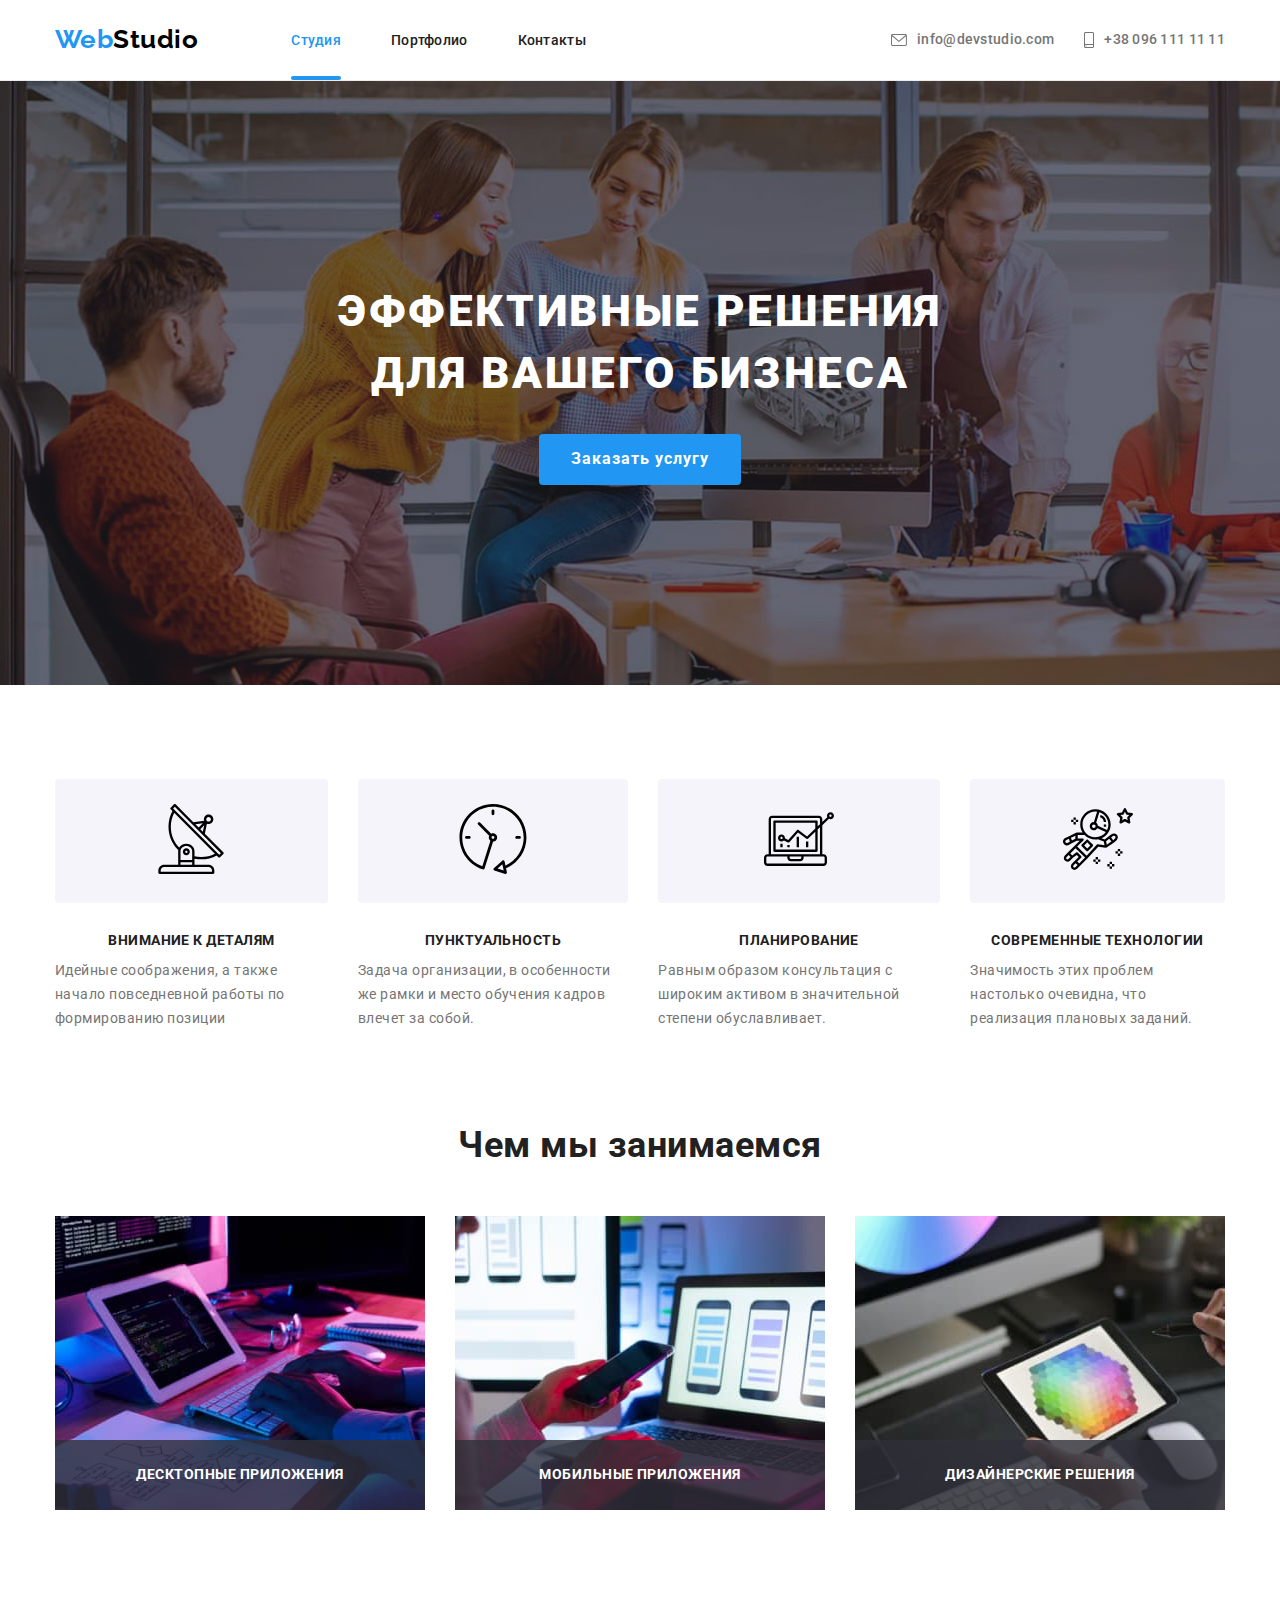
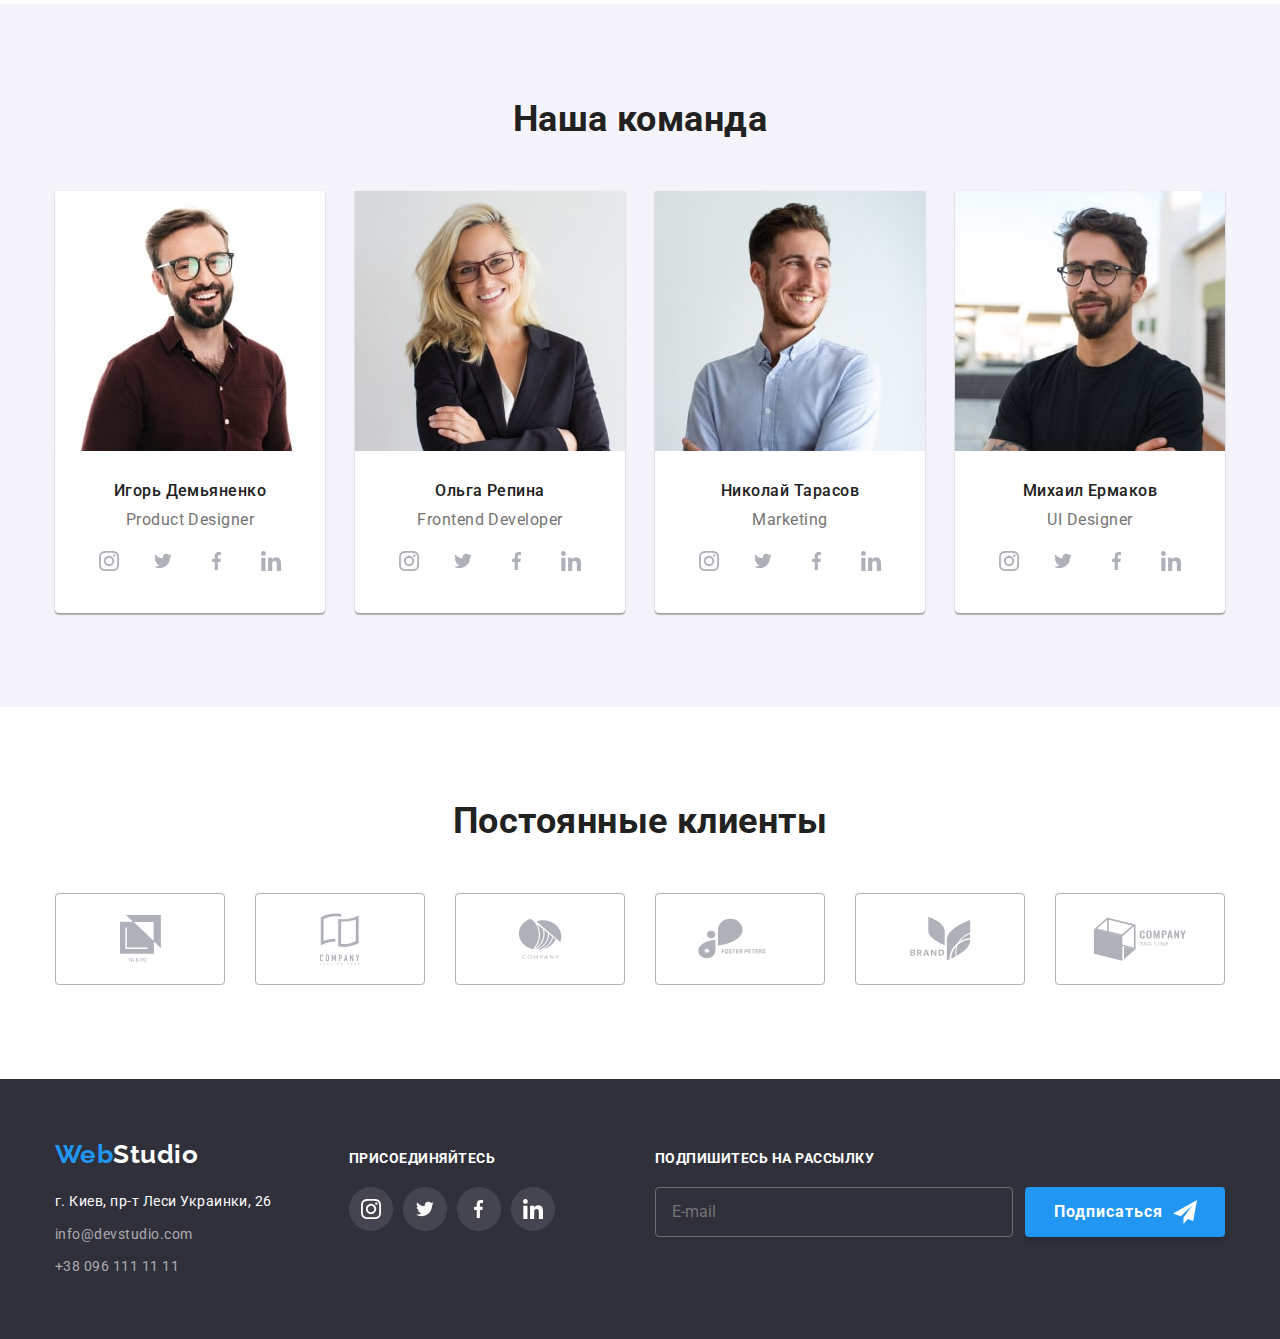
<file: index.html>
<!DOCTYPE html>
<html lang="ru">
  <head>
    <meta charset="UTF-8" />
    <meta http-equiv="X-UA-Compatible" content="IE=edge" />
    <meta name="viewport" content="width=device-width, initial-scale=1.0" />
    <title>WebStudio</title>
    <link rel="preconnect" href="https://fonts.googleapis.com" />
    <link rel="preconnect" href="https://fonts.gstatic.com" crossorigin />
    <link
      href="https://fonts.googleapis.com/css2?family=Montserrat:wght@400;700&family=Raleway:wght@700&family=Roboto:wght@400;500;700;900&display=swap"
      rel="stylesheet"
    />
    <link
      rel="stylesheet"
      href="https://cdnjs.cloudflare.com/ajax/libs/modern-normalize/1.1.0/modern-normalize.min.css"
    />
    <link rel="stylesheet" href="./css/main.min.css" />
  </head>
  <body>
    <header class="header">
      <div class="container nav">
        <a class="header__logotype link" href="./"
          ><span class="header__logo">Web</span>Studio</a
        >
        <button
          type="button"
          class="nav__btn is-open"
          aria-expanded="false"
          data-menu-button
        >
          <svg
            class="nav__icon"
            width="40"
            height="40"
            aria-label="Переключатель мобильного меню"
          >
            <use class="icon-cross" href="./images/icons.svg#cross"></use>
            <use class="icon-menu" href="./images/icons.svg#menu"></use>
          </svg>
        </button>
        <div class="header-nav__menu" data-menu>
          <nav class="header-nav">
            <ul class="header-nav__list list">
              <li class="header-nav__item">
                <a class="header-nav__link underline link" href="">Студия</a>
              </li>
              <li class="header-nav__item">
                <a class="header-nav__link link" href="./portfolio.html"
                  >Портфолио</a
                >
              </li>
              <li class="header-nav__item">
                <a class="header-nav__link link" href="">Контакты</a>
              </li>
            </ul>
          </nav>
          <ul class="header__list list">
            <li class="header__item">
              <a
                class="header__contact contact__mail link"
                href="mailto:info@devstudio.com"
              >
                <svg class="header__icon" width="16px" height="12px">
                  <use href="./images/icons.svg#envelope"></use>
                </svg>
                info@devstudio.com</a
              >
            </li>
            <li class="header__item">
              <a
                class="header__contact contact__tel link"
                href="tel:+380961111111"
              >
                <svg class="header__icon" width="10px" height="16px">
                  <use href="./images/icons.svg#smartphone"></use>
                </svg>
                +38 096 111 11 11
              </a>
            </li>
          </ul>
          <ul class="menu-social">
            <li class="menu-social__item">
              <a href="" class="menu-social__link">Instagram</a>
            </li>
            <li class="menu-social__item">
              <a href="" class="menu-social__link"> Twitter</a>
            </li>
            <li class="menu-social__item">
              <a href="" class="menu-social__link">Facebook</a>
            </li>
            <li class="menu-social__item">
              <a href="" class="menu-social__link">LinkedIn</a>
            </li>
          </ul>
        </div>
      </div>
    </header>
    <main>
      <!--************HERO*************-->
      <section class="hero">
        <div class="container hero__container">
          <h1 class="hero__title">
            Эффективные решения <br />для вашего бизнеса
          </h1>
          <button class="hero__btn" type="button" data-modal-open>
            Заказать услугу
          </button>
        </div>
      </section>

      <!--************FEATURES*************-->

      <section class="features">
        <div class="container">
          <ul class="features__list list">
            <li class="features__item">
              <div class="features__thumb">
                <svg class="features__icon" width="70px" height="70px">
                  <use href="./images/icons.svg#antenna"></use>
                </svg>
              </div>
              <h3 class="features__title">Внимание к деталям</h3>
              <p class="features__text">
                Идейные соображения, а также начало повседневной работы по
                формированию позиции
              </p>
            </li>
            <li class="features__item">
              <div class="features__thumb">
                <svg class="features__icon" width="70px" height="70px">
                  <use href="./images/icons.svg#clock"></use>
                </svg>
              </div>
              <h3 class="features__title">Пунктуальность</h3>
              <p class="features__text">
                Задача организации, в особенности же рамки и место обучения
                кадров влечет за собой.
              </p>
            </li>
            <li class="features__item">
              <div class="features__thumb">
                <svg class="features__icon" width="70px" height="70px">
                  <use href="./images/icons.svg#diagram"></use>
                </svg>
              </div>
              <h3 class="features__title">Планирование</h3>
              <p class="features__text">
                Равным образом консультация с широким активом в значительной
                степени обуславливает.
              </p>
            </li>
            <li class="features__item">
              <div class="features__thumb">
                <svg class="features__icon" width="70px" height="70px">
                  <use href="./images/icons.svg#astronaut"></use>
                </svg>
              </div>
              <h3 class="features__title">Современные технологии</h3>
              <p class="features__text">
                Значимость этих проблем настолько очевидна, что реализация
                плановых заданий.
              </p>
            </li>
          </ul>
        </div>
      </section>

      <!--************WORK*************-->

      <section class="work">
        <div class="container">
          <h2 class="work__title">Чем мы занимаемся</h2>
          <ul class="work__list list">
            <li class="work__item">
              <img
                class="work__img"
                src="images/work-img1.jpg"
                alt="ПК"
                width="370"
              />
              <p class="work__text">Десктопные приложения</p>
            </li>
            <li class="work__item">
              <img
                class="work__img"
                src="images/work-img2.jpg"
                alt="Телефон"
                width="370"
              />
              <p class="work__text">Мобильные приложения</p>
            </li>
            <li class="work__item">
              <img
                class="work__img"
                src="images/work-img3.jpg"
                alt="Планшет"
                width="370"
              />
              <p class="work__text">Дизайнерские решения</p>
            </li>
          </ul>
        </div>
      </section>

      <!--************COMAND*************-->

      <section class="comand">
        <div class="container">
          <h2 class="comand__title">Наша команда</h2>
          <ul class="comand__list list">
            <li class="comand__item">
              <picture>
                <source
                  media="(min-width: 1200px)"
                  srcset="
                    ./images/comand-img1-desctop.jpg  1x,
                    images/comand-img1-desctop@2x.jpg 2x
                  "
                />
                <source
                  media="(min-width: 768px)"
                  srcset="
                    images/comand-img1-tablet.jpg    1x,
                    images/comand-img1-tablet@2x.jpg 2x
                  "
                />
                <source
                  srcset="
                    images/comand-img1-mobile.jpg    1x,
                    images/comand-img1-mobile@2x.jpg 2x
                  "
                />
                <img
                  class="comand__img"
                  src="images/comand-img1-mobile.jpg"
                  alt=" Фото Михаил Ермаков"
                />
              </picture>
              <div class="comand-title__man-text">
                <h3 class="comand-title__man">Игорь Демьяненко</h3>
                <p class="comand__text">Product Designer</p>
                <div class="comand-social">
                  <ul class="comand-social__list list">
                    <li class="comand-social__item">
                      <a href="" class="comand-social__link">
                        <svg
                          class="comand-social__icon"
                          width="20px"
                          height="20px"
                        >
                          <use href="./images/icons.svg#instagram"></use>
                        </svg>
                      </a>
                    </li>
                    <li class="comand-social__item">
                      <a href="" class="comand-social__link">
                        <svg
                          class="comand-social__icon"
                          width="20px"
                          height="16px"
                        >
                          <use href="./images/icons.svg#twitter"></use>
                        </svg>
                      </a>
                    </li>
                    <li class="comand-social__item">
                      <a href="" class="comand-social__link">
                        <svg
                          class="comand-social__icon"
                          width="10px"
                          height="20px"
                        >
                          <use href="./images/icons.svg#facebook"></use>
                        </svg>
                      </a>
                    </li>
                    <li class="comand-social__item">
                      <a href="" class="comand-social__link">
                        <svg
                          class="comand-social-icon"
                          width="20px"
                          height="20px"
                        >
                          <use href="./images/icons.svg#linkedin"></use>
                        </svg>
                      </a>
                    </li>
                  </ul>
                </div>
              </div>
            </li>
            <li class="comand__item">
              <picture>
                <source
                  media="(min-width: 1200px)"
                  srcset="
                    ./images/comand-img2-desctop.jpg  1x,
                    images/comand-img2-desctop@2x.jpg 2x
                  "
                />
                <source
                  media="(min-width: 768px)"
                  srcset="
                    images/comand-img2-tablet.jpg    1x,
                    images/comand-img2-tablet@2x.jpg 2x
                  "
                />
                <source
                  srcset="
                    images/comand-img2-mobile.jpg    1x,
                    images/comand-img2-mobile@2x.jpg 2x
                  "
                />
                <img
                  class="comand__img"
                  src="images/comand-img2-mobile.jpg"
                  alt=" Фото Михаил Ермаков"
                />
              </picture>
              <div class="comand-title__man-text">
                <h3 class="comand-title__man">Ольга Репина</h3>
                <p class="comand__text">Frontend Developer</p>
                <div class="comand-social">
                  <ul class="comand-social__list list">
                    <li class="comand-social__item">
                      <a href="" class="comand-social__link">
                        <svg
                          class="comand-social__icon"
                          width="20px"
                          height="20px"
                        >
                          <use href="./images/icons.svg#instagram"></use>
                        </svg>
                      </a>
                    </li>
                    <li class="comand-social__item">
                      <a href="" class="comand-social__link">
                        <svg
                          class="comand-social__icon"
                          width="20px"
                          height="16px"
                        >
                          <use href="./images/icons.svg#twitter"></use>
                        </svg>
                      </a>
                    </li>
                    <li class="comand-social__item">
                      <a href="" class="comand-social__link">
                        <svg
                          class="comand-social__icon"
                          width="10px"
                          height="20px"
                        >
                          <use href="./images/icons.svg#facebook"></use>
                        </svg>
                      </a>
                    </li>
                    <li class="comand-social__item">
                      <a href="" class="comand-social__link">
                        <svg
                          class="comand-social__icon"
                          width="20px"
                          height="20px"
                        >
                          <use href="./images/icons.svg#linkedin"></use>
                        </svg>
                      </a>
                    </li>
                  </ul>
                </div>
              </div>
            </li>
            <li class="comand__item">
              <picture>
                <source
                  media="(min-width: 1200px)"
                  srcset="
                    ./images/comand-img3-desctop.jpg  1x,
                    images/comand-img3-desctop@2x.jpg 2x
                  "
                />
                <source
                  media="(min-width: 768px)"
                  srcset="
                    images/comand-img3-tablet.jpg    1x,
                    images/comand-img3-tablet@2x.jpg 2x
                  "
                />
                <source
                  srcset="
                    images/comand-img3-mobile.jpg    1x,
                    images/comand-img3-mobile@2x.jpg 2x
                  "
                />
                <img
                  class="comand__img"
                  src="images/comand-img3-mobile.jpg"
                  alt=" Фото Михаил Ермаков"
                />
              </picture>
              <div class="comand-title__man-text">
                <h3 class="comand-title__man">Николай Тарасов</h3>
                <p class="comand__text">Marketing</p>
                <div class="comand-social">
                  <ul class="comand-social__list list">
                    <li class="comand-social__item">
                      <a href="" class="comand-social__link">
                        <svg
                          class="comand-social__icon"
                          width="20px"
                          height="20px"
                        >
                          <use href="./images/icons.svg#instagram"></use>
                        </svg>
                      </a>
                    </li>
                    <li class="comand-social__item">
                      <a href="" class="comand-social__link">
                        <svg
                          class="comand-social__icon"
                          width="20px"
                          height="16px"
                        >
                          <use href="./images/icons.svg#twitter"></use>
                        </svg>
                      </a>
                    </li>
                    <li class="comand-social__item">
                      <a href="" class="comand-social__link">
                        <svg
                          class="comand-social__icon"
                          width="10px"
                          height="20px"
                        >
                          <use href="./images/icons.svg#facebook"></use>
                        </svg>
                      </a>
                    </li>
                    <li class="comand-social__item">
                      <a href="" class="comand-social__link">
                        <svg
                          class="comand-social__icon"
                          width="20px"
                          height="20px"
                        >
                          <use href="./images/icons.svg#linkedin"></use>
                        </svg>
                      </a>
                    </li>
                  </ul>
                </div>
              </div>
            </li>
            <li class="comand__item">
              <picture>
                <source
                  media="(min-width: 1200px)"
                  srcset="
                    ./images/comand-img4-desctop.jpg  1x,
                    images/comand-img4-desctop@2x.jpg 2x
                  "
                />
                <source
                  media="(min-width: 768px)"
                  srcset="
                    images/comand-img4-tablet.jpg    1x,
                    images/comand-img4-tablet@2x.jpg 2x
                  "
                />
                <source
                  srcset="
                    images/comand-img4-mobile.jpg    1x,
                    images/comand-img4-mobile@2x.jpg 2x
                  "
                />
                <img
                  class="comand__img"
                  src="images/comand-img4-mobile.jpg"
                  alt=" Фото Михаил Ермаков"
                />
              </picture>
              <div class="comand-title__man-text">
                <h3 class="comand-title__man">Михаил Ермаков</h3>
                <p class="comand__text">UI Designer</p>
                <div class="comand-social">
                  <ul class="comand-social__list list">
                    <li class="comand-social__item">
                      <a href="" class="comand-social__link">
                        <svg
                          class="comand-social__icon"
                          width="20px"
                          height="20px"
                        >
                          <use href="./images/icons.svg#instagram"></use>
                        </svg>
                      </a>
                    </li>
                    <li class="comand-social__item">
                      <a href="" class="comand-social__link">
                        <svg
                          class="comand-social__icon"
                          width="20px"
                          height="16px"
                        >
                          <use href="./images/icons.svg#twitter"></use>
                        </svg>
                      </a>
                    </li>
                    <li class="comand-social__item">
                      <a href="" class="comand-social__link">
                        <svg
                          class="comand-social__icon"
                          width="10px"
                          height="20px"
                        >
                          <use href="./images/icons.svg#facebook"></use>
                        </svg>
                      </a>
                    </li>
                    <li class="comand-social__item">
                      <a href="" class="comand-social__link">
                        <svg
                          class="comand-social__icon"
                          width="20px"
                          height="20px"
                        >
                          <use href="./images/icons.svg#linkedin"></use>
                        </svg>
                      </a>
                    </li>
                  </ul>
                </div>
              </div>
            </li>
          </ul>
        </div>
      </section>
      <!--************CLIENTS*************-->

      <section class="clients">
        <h2 class="clients__title">Постоянные клиенты</h2>
        <div class="container">
          <ul class="clients__list list">
            <li class="clients__item">
              <a href="" class="clients__link">
                <svg class="clients__icon" width="41px" height="47px">
                  <use href="./images/icons.svg#group1"></use>
                </svg>
              </a>
            </li>
            <li class="clients__item">
              <a href="" class="clients__link">
                <svg class="clients__icon" width="40px" height="52px">
                  <use href="./images/icons.svg#group2"></use>
                </svg>
              </a>
            </li>
            <li class="clients__item">
              <a href="" class="clients__link">
                <svg class="clients__icon" width="44px" height="41px">
                  <use href="./images/icons.svg#group3"></use>
                </svg>
              </a>
            </li>
            <li class="clients__item">
              <a href="" class="clients__link">
                <svg class="clients__icon" width="84px" height="41px">
                  <use href="./images/icons.svg#group4"></use>
                </svg>
              </a>
            </li>
            <li class="clients__item">
              <a href="" class="clients__link">
                <svg class="clients__icon" width="63px" height="45px">
                  <use href="./images/icons.svg#group5"></use>
                </svg>
              </a>
            </li>
            <li class="clients__item">
              <a href="" class="clients__link">
                <svg class="clients__icon" width="94px" height="44px">
                  <use href="./images/icons.svg#group6"></use>
                </svg>
              </a>
            </li>
          </ul>
        </div>
      </section>
    </main>
    <!--************FOOTER*************-->

    <footer class="footer">
      <div class="container">
        <div class="footer__general">
          <div class="footer__box">
            <a class="footer__logotype link" href="/"
              ><span class="footer__logo">Web</span>Studio</a
            >
            <address class="footer__adress">
              г. Киев, пр-т Леси Украинки, 26
            </address>
            <ul class="footer__list list">
              <li class="footer__item">
                <a class="footer__contact link" href="mailto:info@devstudio.com"
                  >info@devstudio.com</a
                >
              </li>
              <li class="footer__item">
                <a class="footer__contact link" href="tel:+380961111111"
                  >+38 096 111 11 11</a
                >
              </li>
            </ul>
          </div>
          <div class="footer__social-box">
            <h3 class="social-box__title">присоединяйтесь</h3>
            <ul class="social-box__list list">
              <li class="social-box__item">
                <a href="" class="social-box__link">
                  <svg class="social-box__icon" width="20px" height="20px">
                    <use href="./images/icons.svg#instagram"></use>
                  </svg>
                </a>
              </li>
              <li class="social-box__item">
                <a href="" class="social-box__link">
                  <svg class="social-box__icon" width="20px" height="16px">
                    <use href="./images/icons.svg#twitter"></use>
                  </svg>
                </a>
              </li>
              <li class="social-box__item">
                <a href="" class="social-box__link">
                  <svg class="social-box__icon" width="10px" height="20px">
                    <use href="./images/icons.svg#facebook"></use>
                  </svg>
                </a>
              </li>
              <li class="social-box__item">
                <a href="" class="social-box__link">
                  <svg class="social-box__icon" width="20px" height="20px">
                    <use href="./images/icons.svg#linkedin"></use>
                  </svg>
                </a>
              </li>
            </ul>
          </div>
          <div class="send">
            <h3 class="send__title">Подпишитесь на рассылку</h3>
            <div class="sends">
              <form class="send__form">
                <label class="send__label">
                  <input
                    class="send__mail"
                    type="email"
                    name="mail"
                    placeholder="E-mail"
                  />
                </label>
              </form>

              <button type="button" class="send__btn">
                Подписаться
                <svg class="send__icon" width="24px" height="24px">
                  <use href="./images/icons.svg#icon-send"></use>
                </svg>
              </button>
            </div>
          </div>
        </div>
      </div>
    </footer>

    <!--************MODAL*************-->

    <div class="backdrop is-hidden" data-modal>
      <div class="modal">
        <button type="button" class="modal-btn" data-modal-close>
          <svg class="modal-btn__icon" width="11px" height="11px">
            <use href="./images/icons.svg#close"></use>
          </svg>
        </button>

        <form class="modal__form">
          <h2 class="modal__title">Оставьте свои данные, мы вам перезвоним</h2>
          <div class="form__name">
            <label for="user-name" class="form__field">Имя</label>
            <div class="input__wrap">
              <input
                type="text"
                name="user-name"
                id="user-name"
                class="form__input"
              />
              <svg class="input__icon" width="18" height="18">
                <use href="./images/icons.svg#person-black"></use>
              </svg>
            </div>
          </div>
          <div class="form__tel">
            <label for="user-tel" class="form__field">Телефон</label>
            <div class="input__wrap">
              <input
                type="tel"
                name="user-tel"
                id="user-tel"
                class="form__input"
              />
              <svg class="input__icon" width="18" height="18">
                <use href="./images/icons.svg#phone-black"></use>
              </svg>
            </div>
          </div>
          <div class="form__mail">
            <label for="user-mail" class="form__field">Почта</label>
            <div class="input__wrap">
              <input
                type="email"
                name="user-mail"
                id="user-mail"
                class="form__input"
              />
              <svg class="input__icon" width="18" height="18">
                <use href="./images/icons.svg#email-black"></use>
              </svg>
            </div>
          </div>
          <div class="form__coment">
            <label for="feedback" class="form__field">Комментарий</label>
            <textarea
              name="feedback"
              class="form__textarea"
              placeholder="Введите текст"
              id="feedback"
            ></textarea>
          </div>
          <div class="form__check">
            <input
              type="checkbox"
              class="modal__check visually-hidden"
              id="modal-check"
              name="privacy-check"
            />
            <label for="modal-check" class="modal__check-text">
              <span>
                <svg class="check__icon" width="16" height="15">
                  <use href="./images/icons.svg#icon-check"></use>
                </svg>
              </span>
              Соглашаюсь с рассылкой и принимаю &ThinSpace;
            </label>
            <a class="modal__link" href=""> Условия договора</a>
          </div>
          <button type="submit" class="form__btn">Отправить</button>
        </form>
      </div>
    </div>
    <script src="./js/modal.js"></script>
    <script src="./js/mobile-menu.js"></script>
  </body>
</html>
</file>
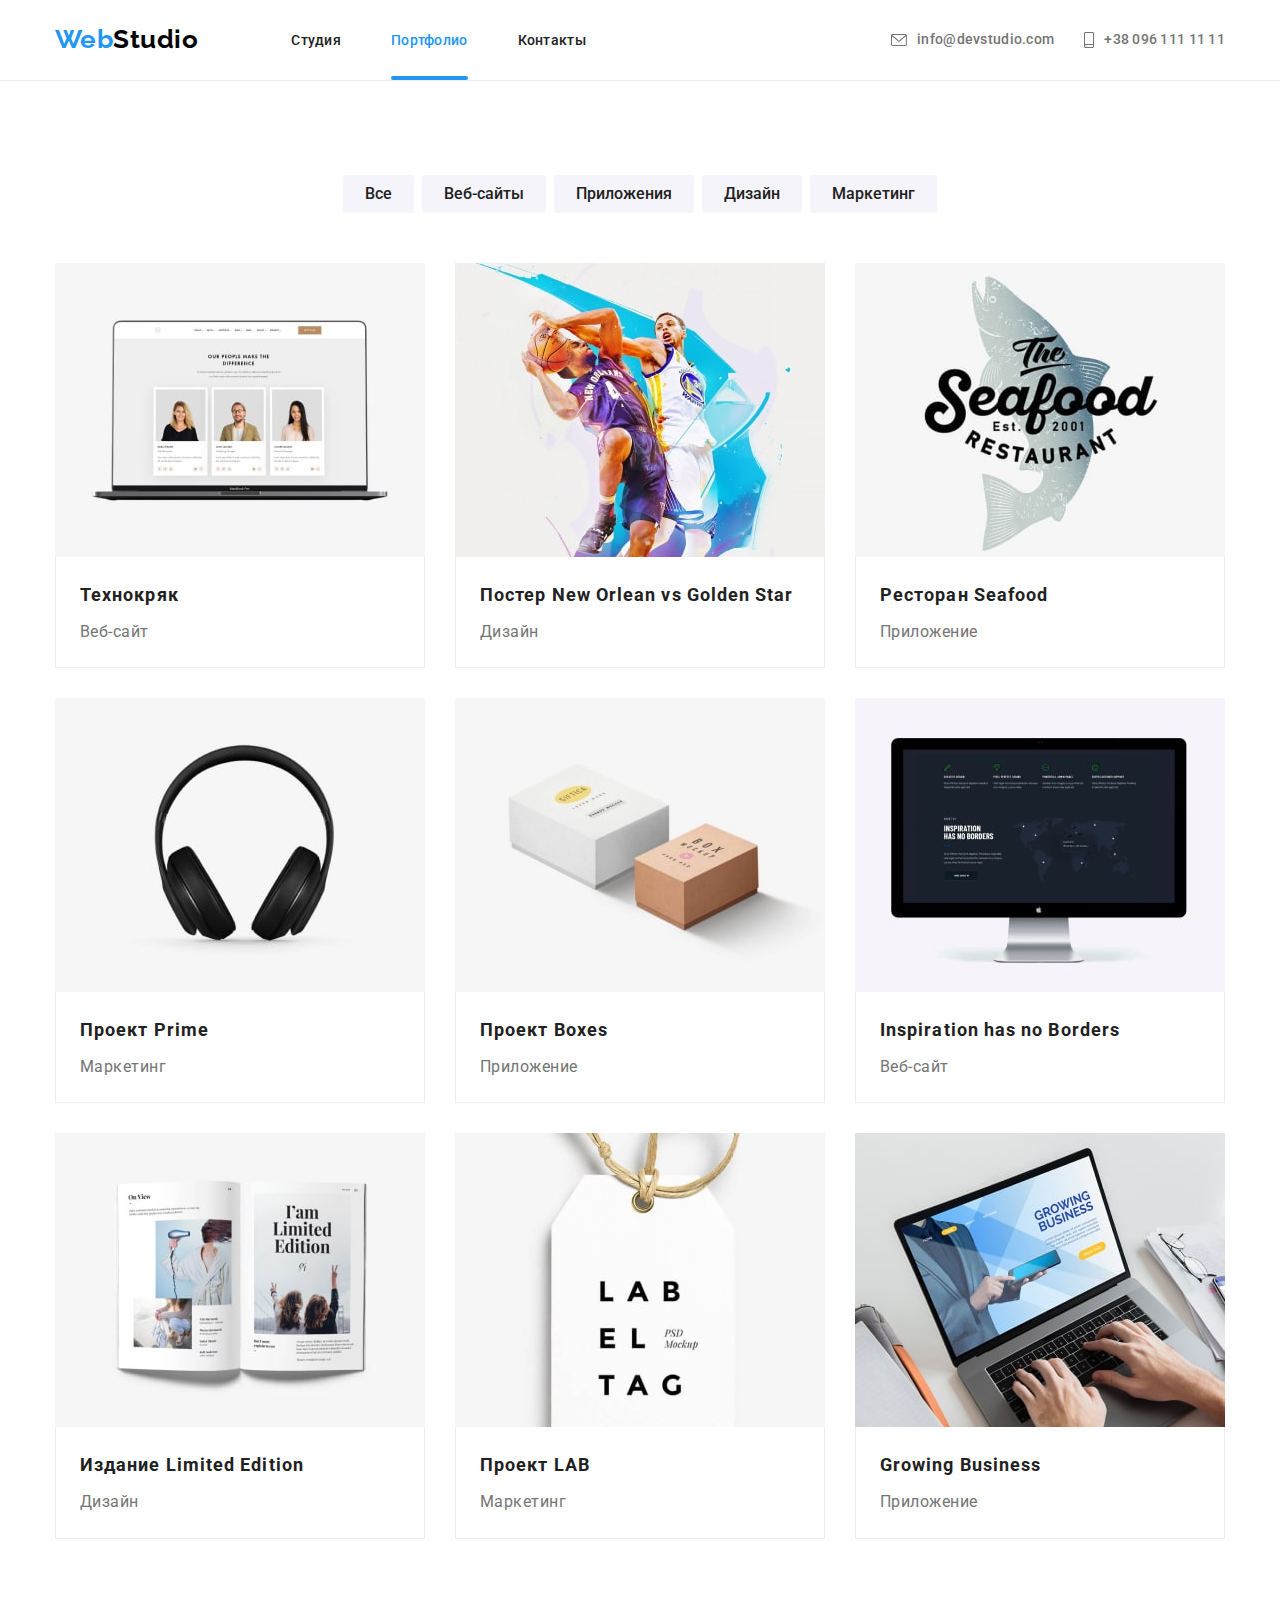
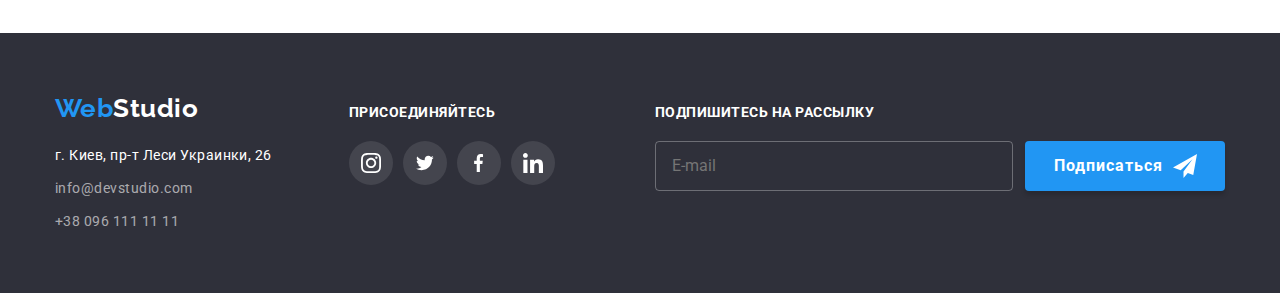
<file: portfolio.html>
<!DOCTYPE html>
<html lang="en">
  <head>
    <meta charset="UTF-8" />
    <meta http-equiv="X-UA-Compatible" content="IE=edge" />
    <meta name="viewport" content="width=device-width, initial-scale=1.0" />
    <title>Portfolio</title>
    <link rel="preconnect" href="https://fonts.googleapis.com" />
    <link rel="preconnect" href="https://fonts.gstatic.com" crossorigin />
    <link
      href="https://fonts.googleapis.com/css2?family=Montserrat:wght@400;700&family=Raleway:wght@700&family=Roboto:wght@400;500;700;900&display=swap"
      rel="stylesheet"
    />
    <link
      rel="stylesheet"
      href="https://cdnjs.cloudflare.com/ajax/libs/modern-normalize/1.1.0/modern-normalize.min.css"
    />
    <link rel="stylesheet" href="./css/main.min.css" />
  </head>
  <body class="portfolio">
    <header class="header">
      <div class="container nav">
        <a class="header__logotype link" href="./"><span class="header__logo">Web</span>Studio</a>
        <button type="button" class="nav__btn is-open" aria-expanded="false" data-menu-button>
          <svg class="nav__icon" width="40" height="40" aria-label="Переключатель мобильного меню">
            <use class="icon-menu" href="./images/icons.svg#menu"></use>
            <use class="icon-cross" href="./images/icons.svg#cross"></use>
          </svg>
        </button>
        <div class="header-nav__menu" data-menu>
          <nav class="header-nav">
            <ul class="header-nav__list list">
              <li class="header-nav__item">
                <a class="header-nav__link link" href="./index.html">Студия</a>
              </li>
              <li class="header-nav__item">
                <a class="header-nav__link underline link" href="./portfolio.html">Портфолио</a>
              </li>
              <li class="header-nav__item">
                <a class="header-nav__link link" href="">Контакты</a>
              </li>
            </ul>
          </nav>
          <ul class="header__list list">
            <li class="header__item">
              <a class="header__contact contact__mail link" href="mailto:info@devstudio.com">
                <svg class="header__icon" width="16px" height="12px">
                  <use href="./images/icons.svg#envelope"></use>
                </svg>
                info@devstudio.com</a
              >
            </li>
            <li class="header__item">
              <a class="header__contact contact__tel link" href="tel:+380961111111">
                <svg class="header__icon" width="10px" height="16px">
                  <use href="./images/icons.svg#smartphone"></use>
                </svg>
                +38 096 111 11 11
              </a>
            </li>
          </ul>
          <ul class="menu-social">
            <li class="menu-social__item"><a href="" class="menu-social__link">Instagram</a></li>
            <li class="menu-social__item"><a href="" class="menu-social__link"> Twitter</a></li>
            <li class="menu-social__item"><a href="" class="menu-social__link">Facebook</a></li>
            <li class="menu-social__item"><a href="" class="menu-social__link">LinkedIn</a></li>
          </ul>
        </div>
      </div>
    </header>
    <!--******************FILTER***************-->
    <main>
      <section class="filter">
        <div class="container">
          <ul class="filter__list list">
            <li class="filter__item">
              <button class="filter__btn" type="button">Все</button>
            </li>
            <li class="filter__item">
              <button class="filter__btn" type="button">Веб-сайты</button>
            </li>
            <li class="filter__item">
              <button class="filter__btn" type="button">Приложения</button>
            </li>
            <li class="filter__item"><button class="filter__btn" type="button">Дизайн</button></li>
            <li class="filter__item">
              <button class="filter__btn" type="button">Маркетинг</button>
            </li>
          </ul>
          <!--*****************PROGECT*****************-->

          <ul class="progect__list list">
            <li class="progect__item">
              <a href="" class="progect__link link">
                <div class="progect__overlay">
                  <picture>
                    <source
                      media="(min-width: 1200px)"
                      srcset="
                        ./images/portfolio-img1-desctop.jpg  1x,
                        images/portfolio-img1-desctop@2x.jpg 2x
                      "
                    />
                    <source
                      media="(min-width: 768px)"
                      srcset="
                        ./images/portfolio-img1-tablet.jpg  1x,
                        images/portfolio-img1-tablet@2x.jpg 2x
                      "
                    />
                    <source
                      srcset="
                        ./images/portfolio-img1-mobile.jpg  1x,
                        images/portfolio-img1-mobile@2x.jpg 2x
                      "
                    />
                    <img
                      class="progect__img"
                      src="./images/portfolio-img1-mobile.jpg"
                      alt="ноутбук"
                    />
                  </picture>
                  <p class="overlay__text">
                    Ресурс предлагает комплексные предложения с разным уровнем функционала и
                    сервисов. Все это позволит посетителю получить исчерпывающие сведения о компании
                    или частном лице.
                  </p>
                </div>

                <div class="progect__border">
                  <h3 class="progect__title">Технокряк</h3>
                  <p class="progect__text">Веб-сайт</p>
                </div></a
              >
            </li>
            <li class="progect__item">
              <a href="" class="progect__link link"
                ><div class="progect__overlay">
                  <picture>
                    <source
                      media="(min-width: 1200px)"
                      srcset="
                        ./images/portfolio-img2-desctop.jpg  1x,
                        images/portfolio-img2-desctop@2x.jpg 2x
                      "
                    />
                    <source
                      media="(min-width: 768px)"
                      srcset="
                        ./images/portfolio-img2-tablet.jpg  1x,
                        images/portfolio-img2-tablet@2x.jpg 2x
                      "
                    />
                    <source
                      srcset="
                        ./images/portfolio-img2-mobile.jpg  1x,
                        images/portfolio-img2-mobile@2x.jpg 2x
                      "
                    />
                    <img
                      class="progect__img"
                      src="./images/portfolio-img2-mobile.jpg"
                      alt="ноутбук"
                    />
                  </picture>
                  <p class="overlay__text">
                    Ресурс предлагает комплексные предложения с разным уровнем функционала и
                    сервисов. Все это позволит посетителю получить исчерпывающие сведения о компании
                    или частном лице.
                  </p>
                </div>
                <div class="progect__border">
                  <h3 class="progect__title">Постер New Orlean vs Golden Star</h3>
                  <p class="progect__text">Дизайн</p>
                </div></a
              >
            </li>
            <li class="progect__item">
              <a href="" class="progect__link link"
                ><div class="progect__overlay">
                  <picture>
                    <source
                      media="(min-width: 1200px)"
                      srcset="
                        ./images/portfolio-img3-desctop.jpg  1x,
                        images/portfolio-img3-desctop@2x.jpg 2x
                      "
                    />
                    <source
                      media="(min-width: 768px)"
                      srcset="
                        ./images/portfolio-img3-tablet.jpg  1x,
                        images/portfolio-img3-tablet@2x.jpg 2x
                      "
                    />
                    <source
                      srcset="
                        ./images/portfolio-img3-mobile.jpg  1x,
                        images/portfolio-img3-mobile@2x.jpg 2x
                      "
                    />
                    <img
                      class="progect__img"
                      src="./images/portfolio-img3-mobile.jpg"
                      alt="ноутбук"
                    />
                  </picture>
                  <p class="overlay__text">
                    Ресурс предлагает комплексные предложения с разным уровнем функционала и
                    сервисов. Все это позволит посетителю получить исчерпывающие сведения о компании
                    или частном лице.
                  </p>
                </div>
                <div class="progect__border">
                  <h3 class="progect__title">Ресторан Seafood</h3>
                  <p class="progect__text">Приложение</p>
                </div></a
              >
            </li>
            <li class="progect__item">
              <a href="" class="progect__link link"
                ><div class="progect__overlay">
                  <picture>
                    <source
                      media="(min-width: 1200px)"
                      srcset="
                        ./images/portfolio-img4-desctop.jpg  1x,
                        images/portfolio-img4-desctop@2x.jpg 2x
                      "
                    />
                    <source
                      media="(min-width: 768px)"
                      srcset="
                        ./images/portfolio-img4-tablet.jpg  1x,
                        images/portfolio-img4-tablet@2x.jpg 2x
                      "
                    />
                    <source
                      srcset="
                        ./images/portfolio-img4-mobile.jpg  1x,
                        images/portfolio-img4-mobile@2x.jpg 2x
                      "
                    />
                    <img
                      class="progect__img"
                      src="./images/portfolio-img4-mobile.jpg"
                      alt="ноутбук"
                    />
                  </picture>
                  <p class="overlay__text">
                    Ресурс предлагает комплексные предложения с разным уровнем функционала и
                    сервисов. Все это позволит посетителю получить исчерпывающие сведения о компании
                    или частном лице.
                  </p>
                </div>
                <div class="progect__border">
                  <h3 class="progect__title">Проект Prime</h3>
                  <p class="progect__text">Маркетинг</p>
                </div></a
              >
            </li>
            <li class="progect__item">
              <a href="" class="progect__link link"
                ><div class="progect__overlay">
                  <picture>
                    <source
                      media="(min-width: 1200px)"
                      srcset="
                        ./images/portfolio-img5-desctop.jpg  1x,
                        images/portfolio-img5-desctop@2x.jpg 2x
                      "
                    />
                    <source
                      media="(min-width: 768px)"
                      srcset="
                        ./images/portfolio-img5-tablet.jpg  1x,
                        images/portfolio-img5-tablet@2x.jpg 2x
                      "
                    />
                    <source
                      srcset="
                        ./images/portfolio-img5-mobile.jpg  1x,
                        images/portfolio-img5-mobile@2x.jpg 2x
                      "
                    />
                    <img
                      class="progect__img"
                      src="./images/portfolio-img5-mobile.jpg"
                      alt="ноутбук"
                    />
                  </picture>
                  <p class="overlay__text">
                    Ресурс предлагает комплексные предложения с разным уровнем функционала и
                    сервисов. Все это позволит посетителю получить исчерпывающие сведения о компании
                    или частном лице.
                  </p>
                </div>
                <div class="progect__border">
                  <h3 class="progect__title">Проект Boxes</h3>
                  <p class="progect__text">Приложение</p>
                </div></a
              >
            </li>
            <li class="progect__item">
              <a href="" class="progect__link link"
                ><div class="progect__overlay">
                  <picture>
                    <source
                      media="(min-width: 1200px)"
                      srcset="
                        ./images/portfolio-img6-desctop.jpg  1x,
                        images/portfolio-img6-desctop@2x.jpg 2x
                      "
                    />
                    <source
                      media="(min-width: 768px)"
                      srcset="
                        ./images/portfolio-img6-tablet.jpg  1x,
                        images/portfolio-img6-tablet@2x.jpg 2x
                      "
                    />
                    <source
                      srcset="
                        ./images/portfolio-img6-mobile.jpg  1x,
                        images/portfolio-img6-mobile@2x.jpg 2x
                      "
                    />
                    <img
                      class="progect__img"
                      src="./images/portfolio-img6-mobile.jpg"
                      alt="ноутбук"
                    />
                  </picture>
                  <p class="overlay__text">
                    Ресурс предлагает комплексные предложения с разным уровнем функционала и
                    сервисов. Все это позволит посетителю получить исчерпывающие сведения о компании
                    или частном лице.
                  </p>
                </div>
                <div class="progect__border">
                  <h3 class="progect__title">Inspiration has no Borders</h3>
                  <p class="progect__text">Веб-сайт</p>
                </div></a
              >
            </li>
            <li class="progect__item">
              <a href="" class="progect__link link"
                ><div class="progect__overlay">
                  <picture>
                    <source
                      media="(min-width: 1200px)"
                      srcset="
                        ./images/portfolio-img7-desctop.jpg  1x,
                        images/portfolio-img7-desctop@2x.jpg 2x
                      "
                    />
                    <source
                      media="(min-width: 768px)"
                      srcset="
                        ./images/portfolio-img7-tablet.jpg  1x,
                        images/portfolio-img7-tablet@2x.jpg 2x
                      "
                    />
                    <source
                      srcset="
                        ./images/portfolio-img7-mobile.jpg  1x,
                        images/portfolio-img7-mobile@2x.jpg 2x
                      "
                    />
                    <img
                      class="progect__img"
                      src="./images/portfolio-img7-mobile.jpg"
                      alt="ноутбук"
                    />
                  </picture>
                  <p class="overlay__text">
                    Ресурс предлагает комплексные предложения с разным уровнем функционала и
                    сервисов. Все это позволит посетителю получить исчерпывающие сведения о компании
                    или частном лице.
                  </p>
                </div>
                <div class="progect__border">
                  <h3 class="progect__title">Издание Limited Edition</h3>
                  <p class="progect__text">Дизайн</p>
                </div></a
              >
            </li>
            <li class="progect__item">
              <a href="" class="progect__link link"
                ><div class="progect__overlay">
                  <picture>
                    <source
                      media="(min-width: 1200px)"
                      srcset="
                        ./images/portfolio-img8-desctop.jpg  1x,
                        images/portfolio-img8-desctop@2x.jpg 2x
                      "
                    />
                    <source
                      media="(min-width: 768px)"
                      srcset="
                        ./images/portfolio-img8-tablet.jpg  1x,
                        images/portfolio-img8-tablet@2x.jpg 2x
                      "
                    />
                    <source
                      srcset="
                        ./images/portfolio-img8-mobile.jpg  1x,
                        images/portfolio-img8-mobile@2x.jpg 2x
                      "
                    />
                    <img
                      class="progect__img"
                      src="./images/portfolio-img8-mobile.jpg"
                      alt="ноутбук"
                    />
                  </picture>
                  <p class="overlay__text">
                    Ресурс предлагает комплексные предложения с разным уровнем функционала и
                    сервисов. Все это позволит посетителю получить исчерпывающие сведения о компании
                    или частном лице.
                  </p>
                </div>
                <div class="progect__border">
                  <h3 class="progect__title">Проект LAB</h3>
                  <p class="progect__text">Маркетинг</p>
                </div></a
              >
            </li>
            <li class="progect__item">
              <a href="" class="progect__link link"
                ><div class="progect__overlay">
                  <picture>
                    <source
                      media="(min-width: 1200px)"
                      srcset="
                        ./images/portfolio-img9-desctop.jpg  1x,
                        images/portfolio-img9-desctop@2x.jpg 2x
                      "
                    />
                    <source
                      media="(min-width: 768px)"
                      srcset="
                        ./images/portfolio-img9-tablet.jpg  1x,
                        images/portfolio-img9-tablet@2x.jpg 2x
                      "
                    />
                    <source
                      srcset="
                        ./images/portfolio-img9-mobile.jpg  1x,
                        images/portfolio-img9-mobile@2x.jpg 2x
                      "
                    />
                    <img
                      class="progect__img"
                      src="./images/portfolio-img9-mobile.jpg"
                      alt="ноутбук"
                    />
                  </picture>
                  <p class="overlay__text">
                    Ресурс предлагает комплексные предложения с разным уровнем функционала и
                    сервисов. Все это позволит посетителю получить исчерпывающие сведения о компании
                    или частном лице.
                  </p>
                </div>
                <div class="progect__border">
                  <h3 class="progect__title">Growing Business</h3>
                  <p class="progect__text">Приложение</p>
                </div></a
              >
            </li>
          </ul>
        </div>
      </section>
    </main>
    <footer class="footer">
      <div class="container">
        <div class="footer__general">
          <div class="footer__box">
            <a class="footer__logotype link" href="/"
              ><span class="footer__logo">Web</span>Studio</a
            >
            <address class="footer__adress">г. Киев, пр-т Леси Украинки, 26</address>
            <ul class="footer__list list">
              <li class="footer__item">
                <a class="footer__contact link" href="mailto:info@devstudio.com"
                  >info@devstudio.com</a
                >
              </li>
              <li class="footer__item">
                <a class="footer__contact link" href="tel:+380961111111">+38 096 111 11 11</a>
              </li>
            </ul>
          </div>
          <div class="footer__social-box">
            <h3 class="social-box__title">присоединяйтесь</h3>
            <ul class="social-box__list list">
              <li class="social-box__item">
                <a href="" class="social-box__link">
                  <svg class="social-box__icon" width="20px" height="20px">
                    <use href="./images/icons.svg#instagram"></use>
                  </svg>
                </a>
              </li>
              <li class="social-box__item">
                <a href="" class="social-box__link">
                  <svg class="social-box__icon" width="20px" height="16px">
                    <use href="./images/icons.svg#twitter"></use>
                  </svg>
                </a>
              </li>
              <li class="social-box__item">
                <a href="" class="social-box__link">
                  <svg class="social-box__icon" width="10px" height="20px">
                    <use href="./images/icons.svg#facebook"></use>
                  </svg>
                </a>
              </li>
              <li class="social-box__item">
                <a href="" class="social-box__link">
                  <svg class="social-box__icon" width="20px" height="20px">
                    <use href="./images/icons.svg#linkedin"></use>
                  </svg>
                </a>
              </li>
            </ul>
          </div>
          <div class="send">
            <h3 class="send__title">Подпишитесь на рассылку</h3>
            <div class="sends">
              <form class="send__form">
                <label class="send__label">
                  <input class="send__mail" type="email" name="mail" placeholder="E-mail" />
                </label>
              </form>

              <button type="button" class="send__btn">
                Подписаться
                <svg class="send__icon" width="24px" height="24px">
                  <use href="./images/icons.svg#icon-send"></use>
                </svg>
              </button>
            </div>
          </div>
        </div>
      </div>
    </footer>
    <script src="./js/mobile-menu.js"></script>
  </body>
</html>
</file>
<file: css/main.min.css>
.header__list,.header-nav__list,.menu-social,.features__list,.work__list,.comand__list,.comand-social__list,.clients__list,.footer__list,.social-box__list,.filter__list,.progect__list{list-style:none}.header__logotype,.header-nav__link,.header__contact,.menu-social__link,.comand-social__link,.clients__link,.footer__logotype,.footer__contact,.social-box__link,.progect__link{text-decoration:none}.modal__check{position:absolute;white-space:nowrap;width:1px;height:1px;overflow:hidden;border:0;padding:0;clip:rect(0 0 0 0);-webkit-clip-path:inset(50%);clip-path:inset(50%);margin:-1px}body{font-family:roboto, sans-serif;font-weight:400;font-style:normal;letter-spacing:0.03em;color:#757575;background-color:#ffffff}.container{width:100%;padding-left:15px;padding-right:15px;margin:0 auto}@media screen and (min-width: 480px){.container{width:480px}}@media screen and (min-width: 768px){.container{width:768px}}@media screen and (min-width: 1200px){.container{width:1200px}}.header__logotype{padding:24px 0;font-family:Raleway;font-weight:700;font-size:26px;line-height:1.2;color:#000000;-webkit-transition:color 250ms cubic-bezier(0.4, 0, 0.2, 1);transition:color 250ms cubic-bezier(0.4, 0, 0.2, 1)}@media screen and (min-width: 768px){.header__logotype{margin-right:93px}}.header__logotype:hover,.header__logotype:focus{color:#2196f3}.header__logo{color:#2196f3}.header{position:relative;border-bottom:1px solid #ececec;background-color:#ffffff}.header__list{display:-webkit-box;display:-ms-flexbox;display:flex;-webkit-box-align:center;-ms-flex-align:center;align-items:center;margin-left:auto;margin-top:0;margin-bottom:0;padding:0}@media screen and (max-width: 767px){.header__list{-webkit-box-orient:vertical;-webkit-box-direction:reverse;-ms-flex-direction:column-reverse;flex-direction:column-reverse;-webkit-box-align:start;-ms-flex-align:start;align-items:flex-start;margin:0}}@media screen and (min-width: 768px) and (max-width: 1199px){.header__list{-webkit-box-orient:vertical;-webkit-box-direction:normal;-ms-flex-direction:column;flex-direction:column;-webkit-box-align:start;-ms-flex-align:start;align-items:start;margin-left:auto}}.header__icon{margin-right:10px}@media screen and (max-width: 767px){.header__icon{display:none}}@media screen and (min-width: 768px) and (max-width: 1199px){.header__item+.header__item{margin-top:10px}}@media screen and (min-width: 1200px){.header__item+.header__item{margin-left:30px}}@media screen and (max-width: 767px){.header__item+.header__item{margin-bottom:32px}}.nav{position:relative;display:-webkit-box;display:-ms-flexbox;display:flex;-webkit-box-pack:center;-ms-flex-pack:center;justify-content:center;-webkit-box-align:center;-ms-flex-align:center;align-items:center}@media screen and (max-width: 767px){.nav{-webkit-box-pack:justify;-ms-flex-pack:justify;justify-content:space-between}}.nav__btn{display:-webkit-inline-box;display:-ms-inline-flexbox;display:inline-flex;position:fixed;right:15px;z-index:2;margin:0;padding:0;border:none;background-color:transparent;cursor:pointer}@media screen and (min-width: 768px){.nav__btn{display:none}}.nav__btn .icon-menu{display:none}.nav__btn.is-open .icon-menu{display:block}.nav__btn.is-open .icon-cross{display:none}.nav__btn.is-open{position:absolute}.nav__btn:hover,.nav__btn:focus{fill:#2196f3}.header-nav{display:-webkit-box;display:-ms-flexbox;display:flex}@media screen and (max-width: 767px){.header-nav{width:100%;height:100%}}.header-nav__list{display:-webkit-box;display:-ms-flexbox;display:flex;margin:0;padding:0}@media screen and (max-width: 767px){.header-nav__list{-webkit-box-orient:vertical;-webkit-box-direction:normal;-ms-flex-direction:column;flex-direction:column}}.header-nav__item+.header-nav__item{margin-left:50px}@media screen and (max-width: 767px){.header-nav__item+.header-nav__item{margin-left:0;margin-top:32px}}.header-nav__link{position:relative;font-weight:500;font-size:14px;line-height:1.14;letter-spacing:.02em;color:#212121;-webkit-transition:color 250ms cubic-bezier(0.4, 0, 0.2, 1);transition:color 250ms cubic-bezier(0.4, 0, 0.2, 1)}@media screen and (min-width: 768px){.header-nav__link{padding:32px 0}}@media screen and (max-width: 767px){.header-nav__link{font-weight:500;font-size:40px;line-height:1.18;letter-spacing:.02em}}.header-nav__link:hover,.header-nav__link:focus{color:#2196f3}.header-nav__menu{display:-webkit-box;display:-ms-flexbox;display:flex;-webkit-box-align:center;-ms-flex-align:center;align-items:center}@media screen and (min-width: 768px){.header-nav__menu{-ms-flex-preferred-size:100%;flex-basis:100%}}@media screen and (max-width: 767px){.header-nav__menu{display:none}.header-nav__menu.is-open{position:fixed;z-index:1;top:0;left:0;display:-webkit-box;display:-ms-flexbox;display:flex;-webkit-box-orient:vertical;-webkit-box-direction:normal;-ms-flex-direction:column;flex-direction:column;-webkit-box-align:start;-ms-flex-align:start;align-items:flex-start;padding:48px 40px;width:100vw;height:100vh;background:#fff;-webkit-box-shadow:0px 4px 8px rgba(0,0,0,0.04),0px 2px 4px rgba(0,0,0,0.08),0px 1px 3px rgba(0,0,0,0.16);box-shadow:0px 4px 8px rgba(0,0,0,0.04),0px 2px 4px rgba(0,0,0,0.08),0px 1px 3px rgba(0,0,0,0.16)}}.underline{color:#2196f3}.underline::after{position:absolute;bottom:0;content:'';display:block;width:100%;height:4px;border-radius:2px;background-color:#2196f3}@media screen and (max-width: 767px){.underline::after{display:none}}.header__contact{display:-webkit-box;display:-ms-flexbox;display:flex;-webkit-box-align:center;-ms-flex-align:center;align-items:center;font-weight:500;font-size:14px;line-height:1.14;letter-spacing:.02em;color:#757575;fill:#757575;-webkit-transition:color 250ms cubic-bezier(0.4, 0, 0.2, 1);transition:color 250ms cubic-bezier(0.4, 0, 0.2, 1)}@media screen and (min-width: 1200px){.header__contact{padding:32px 0}}.header__contact:hover,.header__contact:focus{color:#2196f3;fill:currentColor}@media screen and (max-width: 767px){.contact__tel{font-weight:500;font-size:34px;line-height:1.18;letter-spacing:.02em;color:#2196f3}}@media screen and (max-width: 767px) and (max-width: 377px){.contact__tel{font-weight:500;font-size:27px;line-height:1.18;letter-spacing:.02em}}@media screen and (max-width: 767px){.contact__mail{font-weight:500;font-size:24px;line-height:1.17;letter-spacing:.02em}}@media screen and (max-width: 377px){.contact__mail{font-weight:500;font-size:20px;line-height:1.18;letter-spacing:.02em}}.menu-social{display:-webkit-box;display:-ms-flexbox;display:flex;margin:64px 0 0 0;padding:0}@media screen and (min-width: 768px){.menu-social{display:none}}.menu-social__link{font-weight:500;font-size:18px;line-height:1.22;letter-spacing:.02em;color:#2196f3}@media screen and (max-width: 400px){.menu-social__link{font-weight:500;font-size:12px;line-height:1.22;letter-spacing:.02em}}.menu-social__item{padding:0 10px}.menu-social__item:first-child{padding-left:0}.menu-social__item:last-child{padding-right:0}.menu-social__item+.menu-social__item{border-left:1px solid rgba(33,33,33,0.2)}.hero{padding-top:118px;padding-bottom:60px;max-width:480px;margin-left:auto;margin-right:auto;background-color:#2f303a;text-align:center;background-image:-webkit-gradient(linear, left top, right top, from(rgba(47,48,58,0.4)), to(rgba(47,48,58,0.4))),url(../images/hero-mobile.jpg);background-image:linear-gradient(to right, rgba(47,48,58,0.4), rgba(47,48,58,0.4)),url(../images/hero-mobile.jpg);background-size:cover}@media (min-device-pixel-ratio: 2), (-webkit-min-device-pixel-ratio: 2), (min-resolution: 192dpi), (min-resolution: 2dppx){.hero{background-image:-webkit-gradient(linear, left top, right top, from(rgba(47,48,58,0.4)), to(rgba(47,48,58,0.4))),url(../images/hero-mobile@2x.jpg);background-image:linear-gradient(to right, rgba(47,48,58,0.4), rgba(47,48,58,0.4)),url(../images/hero-mobile@2x.jpg)}}@media screen and (min-width: 768px){.hero{max-width:768px;padding-top:118px;padding-bottom:204px;background-image:-webkit-gradient(linear, left top, right top, from(rgba(47,48,58,0.4)), to(rgba(47,48,58,0.4))),url(../images/hero-tablet.jpg);background-image:linear-gradient(to right, rgba(47,48,58,0.4), rgba(47,48,58,0.4)),url(../images/hero-tablet.jpg)}}@media screen and (min-width: 768px) and (min-device-pixel-ratio: 2), screen and (min-width: 768px) and (-webkit-min-device-pixel-ratio: 2), screen and (min-width: 768px) and (min-resolution: 192dpi), screen and (min-width: 768px) and (min-resolution: 2dppx){.hero{background-image:-webkit-gradient(linear, left top, right top, from(rgba(47,48,58,0.4)), to(rgba(47,48,58,0.4))),url(../images/hero-tablet@2x.jpg);background-image:linear-gradient(to right, rgba(47,48,58,0.4), rgba(47,48,58,0.4)),url(../images/hero-tablet@2x.jpg)}}@media screen and (min-width: 1200px){.hero{width:auto;max-width:1600px;padding-top:200px;padding-bottom:200px;background-image:-webkit-gradient(linear, left top, right top, from(rgba(47,48,58,0.4)), to(rgba(47,48,58,0.4))),url(../images/hero-desctop.jpg);background-image:linear-gradient(to right, rgba(47,48,58,0.4), rgba(47,48,58,0.4)),url(../images/hero-desctop.jpg)}}@media screen and (min-width: 1200px) and (min-device-pixel-ratio: 2), screen and (min-width: 1200px) and (-webkit-min-device-pixel-ratio: 2), screen and (min-width: 1200px) and (min-resolution: 192dpi), screen and (min-width: 1200px) and (min-resolution: 2dppx){.hero{background-image:-webkit-gradient(linear, left top, right top, from(rgba(47,48,58,0.4)), to(rgba(47,48,58,0.4))),url(../images/hero-desctop@2x.jpg);background-image:linear-gradient(to right, rgba(47,48,58,0.4), rgba(47,48,58,0.4)),url(../images/hero-desctop@2x.jpg)}}.hero__container{padding:0;width:auto}.hero__title{margin-top:0;margin-bottom:0;font-weight:900;font-size:44px;line-height:1.4;letter-spacing:.06em;text-transform:uppercase;color:#fff}@media screen and (max-width: 1199px){.hero__title{font-size:26px;line-height:1.62}}.hero__btn{margin-top:30px;padding:10px 32px;border:none;border-radius:4px;font-family:inherit;font-weight:700;font-size:16px;line-height:1.9;letter-spacing:.06em;cursor:pointer;background-color:#2196f3;color:#fff}.hero__btn:hover,.hero__btn:focus{-webkit-box-shadow:0px 4px 4px rgba(0,0,0,0.15);box-shadow:0px 4px 4px rgba(0,0,0,0.15)}.features{margin-top:0;margin-bottom:0;padding-top:94px}@media screen and (max-width: 1199px){.features{padding-top:60px;padding-bottom:60px}}.features__list{margin:0;padding:0}@media screen and (min-width: 768px){.features__list{display:-webkit-box;display:-ms-flexbox;display:flex}}@media screen and (min-width: 768px) and (max-width: 1199px){.features__list{-ms-flex-wrap:wrap;flex-wrap:wrap;margin:-15px}}@media screen and (min-width: 768px) and (max-width: 1199px){.features__item{margin:15px;-ms-flex-preferred-size:calc((100% - 4 * 15px) / 2);flex-basis:calc((100% - 4 * 15px) / 2);text-align:start}}@media screen and (min-width: 1200px){.features__item+.features__item{margin-left:30px}}@media screen and (max-width: 767px){.features__item+.features__item{margin-top:30px}}.features__thumb{text-align:center;padding:25px 0;margin-bottom:30px;border-radius:4px;background-color:#f5f4fa}.features__title{margin:0;font-weight:700;font-size:14px;line-height:1.14;text-transform:uppercase;color:#212121}@media screen and (min-width: 768px){.features__title{text-align:center}}.features__text{margin-bottom:0;margin-top:10px;font-size:14px;line-height:1.7;color:#757575}.work{margin-top:0px;margin-bottom:0px;padding-top:94px;padding-bottom:94px}@media screen and (max-width: 1199px){.work{display:none}}.work__title{margin-top:0;margin-bottom:50px;text-align:center;font-weight:700;font-size:36px;line-height:1.17;color:#212121}.work__list{display:-webkit-box;display:-ms-flexbox;display:flex;margin:0;padding:0}.work__item{position:relative}.work__item+.work__item{margin-left:30px}.work__img{display:block}.work__text{position:absolute;-webkit-transform:translateY(-100%);transform:translateY(-100%);display:-webkit-box;display:-ms-flexbox;display:flex;-webkit-box-pack:center;-ms-flex-pack:center;justify-content:center;-webkit-box-align:center;-ms-flex-align:center;align-items:center;margin:0;width:370px;height:70px;text-align:center;font-weight:700;font-size:14px;line-height:1.14;text-transform:uppercase;background:rgba(47,48,58,0.8);color:#fff}.comand{margin-top:0px;margin-bottom:0;padding-top:94px;padding-bottom:94px;background-color:#f5f4fa}@media screen and (max-width: 1199px){.comand{padding-top:60px;padding-bottom:60px}}.comand__title{margin-top:0;margin-bottom:50px;font-weight:700;font-size:36px;line-height:1.17;text-align:center;color:#212121}@media screen and (max-width: 1199px){.comand__title{font-size:28px;margin-bottom:30px}}.comand__list{margin-top:0;padding-left:0;text-align:center}@media screen and (max-width: 767px){.comand__list{margin:0}}@media screen and (min-width: 768px){.comand__list{display:-webkit-box;display:-ms-flexbox;display:flex;-ms-flex-wrap:wrap;flex-wrap:wrap;margin:-15px}}.comand__item{border-radius:0px 0px 4px 4px;background:#fff;-webkit-box-shadow:0px 1px 3px rgba(0,0,0,0.12),0px 1px 1px rgba(0,0,0,0.14),0px 2px 1px rgba(0,0,0,0.2);box-shadow:0px 1px 3px rgba(0,0,0,0.12),0px 1px 1px rgba(0,0,0,0.14),0px 2px 1px rgba(0,0,0,0.2)}@media screen and (min-width: 768px){.comand__item{margin:15px}}@media screen and (max-width: 767px){.comand__item{margin-top:30px}}@media screen and (max-width: 1199px){.comand__item{-ms-flex-preferred-size:calc((100% - 4 * 15px) / 2);flex-basis:calc((100% - 4 * 15px) / 2)}}.comand__text{margin-top:0;margin-bottom:10px;font-size:16px;line-height:1.2;color:#757575}.comand__img{display:block;width:100%;height:auto}.comand-title__man-text{padding-top:30px;padding-bottom:30px}@media screen and (max-width: 1199px){.comand-title__man-text{padding-bottom:24px}}.comand-title__man{margin-top:0;margin-bottom:10px;font-weight:500;font-size:16px;line-height:1.2;color:#212121}.comand-social__list{display:-webkit-box;display:-ms-flexbox;display:flex;-webkit-box-pack:center;-ms-flex-pack:center;justify-content:center;-webkit-box-align:center;-ms-flex-align:center;align-items:center;padding-left:0}.comand-social__link{display:-webkit-box;display:-ms-flexbox;display:flex;-webkit-box-pack:center;-ms-flex-pack:center;justify-content:center;-webkit-box-align:center;-ms-flex-align:center;align-items:center;width:44px;height:44px;border-radius:50%;background-color:#fff;fill:#afb1b8;-webkit-transition:background-color 250ms cubic-bezier(0.4, 0, 0.2, 1),fill 250ms cubic-bezier(0.4, 0, 0.2, 1);transition:background-color 250ms cubic-bezier(0.4, 0, 0.2, 1),fill 250ms cubic-bezier(0.4, 0, 0.2, 1)}.comand-social__link:hover,.comand-social__link:focus{background-color:#2196f3;fill:#fff}.comand-social__item{border-radius:50%}.comand-social__item+.comand-social__item{margin-left:10px}.clients{padding-top:94px;padding-bottom:94px}@media screen and (max-width: 1199px){.clients{padding-top:60px;padding-bottom:60px}}.clients__title{margin-top:0;margin-bottom:50px;font-weight:700;font-size:36px;line-height:1.16;text-align:center;color:#212121}@media screen and (max-width: 1199px){.clients__title{font-size:28px;line-height:1.18;margin-bottom:30px}}.clients__list{display:-webkit-box;display:-ms-flexbox;display:flex;-webkit-box-pack:center;-ms-flex-pack:center;justify-content:center;-webkit-box-align:center;-ms-flex-align:center;align-items:center;margin:-15px;padding:0}@media screen and (max-width: 1199px){.clients__list{-ms-flex-wrap:wrap;flex-wrap:wrap}}.clients__item{margin:15px;-ms-flex-preferred-size:calc((100% - 4 * 15px) / 2);flex-basis:calc((100% - 4 * 15px) / 2);min-width:130px}@media screen and (min-width: 768px){.clients__item{-ms-flex-preferred-size:calc((100% - 6 * 15px) / 3);flex-basis:calc((100% - 6 * 15px) / 3)}}.clients__link{display:-webkit-box;display:-ms-flexbox;display:flex;-webkit-box-pack:center;-ms-flex-pack:center;justify-content:center;-webkit-box-align:center;-ms-flex-align:center;align-items:center;height:92px;border:1px solid #afb1b8;border-radius:4px;fill:#afb1b8;-webkit-transition:fill 250ms cubic-bezier(0.4, 0, 0.2, 1),border 250ms cubic-bezier(0.4, 0, 0.2, 1);transition:fill 250ms cubic-bezier(0.4, 0, 0.2, 1),border 250ms cubic-bezier(0.4, 0, 0.2, 1)}@media screen and (min-width: 1200px){.clients__link{width:170px}}.clients__link:hover,.clients__link:focus{border:1px solid #2196f3;fill:#2196f3}.footer{padding-top:60px;padding-bottom:60px;background-color:#2f303a}@media screen and (max-width: 1199px){.footer{text-align:center}}.footer__logotype{margin-top:60px;margin-bottom:0;font-family:Raleway;font-weight:700;font-size:26px;line-height:1.2;color:#ffffff}.footer__logotype:hover,.footer__logotype:focus{color:#2196f3}.footer__logo{color:#2196f3}.footer__contact{font-size:14px;line-height:1.7;color:rgba(255,255,255,0.6);-webkit-transition:color 250ms cubic-bezier(0.4, 0, 0.2, 1);transition:color 250ms cubic-bezier(0.4, 0, 0.2, 1)}.footer__contact:hover,.footer__contact:focus{color:#2196f3;fill:currentColor}.footer__list{margin:0;padding-left:0}.footer__item{margin-top:9px;margin-bottom:0}@media screen and (min-width: 768px){.footer__general{display:-webkit-box;display:-ms-flexbox;display:flex;-ms-flex-wrap:wrap;flex-wrap:wrap;-webkit-box-pack:justify;-ms-flex-pack:justify;justify-content:space-between;-webkit-box-align:baseline;-ms-flex-align:baseline;align-items:baseline}}@media screen and (min-width: 1200px){.footer__general{-ms-flex-wrap:nowrap;flex-wrap:nowrap}}.footer__social-box{margin-left:70px}@media screen and (max-width: 767px){.footer__social-box{margin-top:60px;margin-left:0}}@media screen and (min-width: 768px) and (max-width: 1199px){.footer__social-box{text-align:center}}.footer__adress{margin-top:20px;margin-bottom:0;font-style:normal;font-size:14px;line-height:1.7;color:#fff}@media screen and (min-width: 768px) and (max-width: 1199px){.footer__box{text-align:center}}.social-box__title{margin-top:0;margin-bottom:20px;font-weight:700;font-size:14px;line-height:1.14;text-transform:uppercase;color:#fff}.social-box__list{display:-webkit-box;display:-ms-flexbox;display:flex;padding:0;margin:0}@media screen and (max-width: 767px){.social-box__list{-webkit-box-pack:center;-ms-flex-pack:center;justify-content:center;margin-bottom:60px}}.social-box__item+.social-box__item{margin-left:10px}.social-box__link{display:-webkit-box;display:-ms-flexbox;display:flex;-webkit-box-pack:center;-ms-flex-pack:center;justify-content:center;-webkit-box-align:center;-ms-flex-align:center;align-items:center;width:44px;height:44px;border-radius:50%;fill:#fff;background-color:rgba(255,255,255,0.1);-webkit-transition:background-color 250ms cubic-bezier(0.4, 0, 0.2, 1);transition:background-color 250ms cubic-bezier(0.4, 0, 0.2, 1)}.social-box__link:hover,.social-box__link:focus{border-radius:50%;background-color:#2196f3;fill:#fff}.send{margin-left:93px}@media screen and (max-width: 767px){.send{margin-left:0}}@media screen and (min-width: 768px) and (max-width: 1199px){.send{display:-webkit-box;display:-ms-flexbox;display:flex;-webkit-box-orient:vertical;-webkit-box-direction:normal;-ms-flex-direction:column;flex-direction:column;-webkit-box-align:center;-ms-flex-align:center;align-items:center;margin-left:auto;margin-right:auto}}.send__title{margin-top:0;margin-bottom:20px;font-weight:700;font-size:14px;line-height:1.14;text-transform:uppercase;color:#fff}@media screen and (min-width: 768px) and (max-width: 1199px){.send__title{margin-top:60px}}.send__mail{width:358px;height:50px;padding-left:16px;border:1px solid rgba(255,255,255,0.3);border-radius:4px;cursor:pointer;color:#afb1b8;background-color:transparent}@media screen and (max-width: 767px){.send__mail{width:100%}}@media screen and (min-width: 768px) and (max-width: 1199px){.send__mail{width:450px}}.send__btn{display:-webkit-inline-box;display:-ms-inline-flexbox;display:inline-flex;-webkit-box-align:center;-ms-flex-align:center;align-items:center;width:200px;height:50px;margin-left:12px;padding-left:29px;padding-right:0;font-weight:700;font-size:16px;line-height:1.88;letter-spacing:.06em;border-radius:4px;border:none;cursor:pointer;color:#fff;background:#2196f3;-webkit-box-shadow:0px 4px 4px rgba(0,0,0,0.15);box-shadow:0px 4px 4px rgba(0,0,0,0.15)}@media screen and (max-width: 1199px){.send__btn{margin-top:20px;margin-left:0}}.send__icon{margin-left:10px;margin-right:28px;fill:currentColor}@media screen and (min-width: 1200px){.sends{display:-webkit-box;display:-ms-flexbox;display:flex}}.backdrop{position:fixed;top:0;width:100%;height:100%;z-index:999;background-color:rgba(0,0,0,0.2);-webkit-transition:opacity 250ms cubic-bezier(0.4, 0, 0.2, 1),visibility 250ms cubic-bezier(0.4, 0, 0.2, 1);transition:opacity 250ms cubic-bezier(0.4, 0, 0.2, 1),visibility 250ms cubic-bezier(0.4, 0, 0.2, 1)}.backdrop.is-hidden{opacity:0;pointer-events:none;visibility:hidden}.modal{position:absolute;top:50%;left:50%;-webkit-transform:translate(-50%, -50%);transform:translate(-50%, -50%);width:95vw;padding:40px;-webkit-box-shadow:0px 1px 3px rgba(0,0,0,0.12),0px 1px 1px rgba(0,0,0,0.14),0px 2px 1px rgba(0,0,0,0.2);box-shadow:0px 1px 3px rgba(0,0,0,0.12),0px 1px 1px rgba(0,0,0,0.14),0px 2px 1px rgba(0,0,0,0.2);border-radius:4px;background-color:#fff}@media screen and (min-width: 480px){.modal{width:450px}}@media screen and (min-width: 1200px){.modal{width:528px}}.modal__title{margin:0 0 12px 0;font-weight:700;font-size:20px;line-height:1.5;text-align:center;color:#212121}.modal__check-text{display:-webkit-box;display:-ms-flexbox;display:flex;-webkit-box-align:center;-ms-flex-align:center;align-items:center;font-size:14px;line-height:1.71;color:#757575}@media screen and (max-width: 1199px){.modal__check-text{font-size:12px;line-height:1.17}}.modal__link{font-size:14px;line-height:1.71;color:#2196f3}@media screen and (max-width: 1199px){.modal__link{font-size:12px;line-height:1.17}}.modal__check-text span{width:16px;height:15px;border:2px solid #212121;border-radius:3px;margin-right:8px;display:-webkit-box;display:-ms-flexbox;display:flex;-webkit-box-pack:center;-ms-flex-pack:center;justify-content:center;-webkit-box-align:center;-ms-flex-align:center;align-items:center}.modal__check:checked+.modal__check-text span{background-color:#2196f3;border:none}.modal__check:checked+.modal__check-text .check__icon{fill:#fff}.check__icon{fill:transparent}.modal-btn{position:absolute;top:10px;right:10px;display:-webkit-box;display:-ms-flexbox;display:flex;-webkit-box-pack:center;-ms-flex-pack:center;justify-content:center;-webkit-box-align:center;-ms-flex-align:center;align-items:center;width:30px;height:30px;background:#fff;border:1px solid rgba(0,0,0,0.1);border-radius:50%;cursor:pointer}.modal-btn:hover,.modal-btn:focus{fill:#2196f3}.form__input{width:100%;height:40px;padding-left:42px;border:1px solid rgba(33,33,33,0.2);border-radius:4px;background-color:transparent;border:1px solid rgba(33,33,33,0.2);outline:transparent}.form__input:hover,.form__input:focus{border-color:#2196f3}.form__input:hover+.input__icon{fill:#2196f3}.form__input:focus+.input__icon{fill:#2196f3}.form__field{display:block;margin-top:28px;margin-bottom:4px;font-size:12px;line-height:1.17;letter-spacing:.01em;color:#757575}@media screen and (max-width: 1199px){.form__field{margin-top:10px}}.form__textarea{width:100%;height:120px;padding:12px 16px;resize:none;border:1px solid rgba(33,33,33,0.2);border-radius:4px;outline:transparent}.form__textarea:hover,.form__textarea:focus{border-color:#2196f3}.form__btn{display:block;width:200px;height:50px;border:none;margin-left:auto;margin-right:auto;font-weight:700;font-size:16px;line-height:1.88;letter-spacing:.06em;border-radius:4px;cursor:pointer;color:#fff;background:#188ce8}.form__btn:hover,.form__btn:focus{-webkit-box-shadow:0px 4px 4px rgba(0,0,0,0.15);box-shadow:0px 4px 4px rgba(0,0,0,0.15)}.form__check{display:-webkit-box;display:-ms-flexbox;display:flex;-webkit-box-pack:center;-ms-flex-pack:center;justify-content:center;-webkit-box-align:center;-ms-flex-align:center;align-items:center;-ms-flex-wrap:wrap;flex-wrap:wrap;margin-top:20px;margin-bottom:30px}.input__wrap{position:relative}.input__icon{position:absolute;left:15px;top:50%;-webkit-transform:translateY(-50%);transform:translateY(-50%)}.portfolio{font-family:roboto, sans-serif;color:#757575;background-color:#fff}.filter{margin-top:0;margin-bottom:0;padding-top:94px;padding-bottom:94px}@media screen and (max-width: 1199px){.filter{padding-top:60px;padding-bottom:60px}}.filter__list{display:-webkit-box;display:-ms-flexbox;display:flex;-webkit-box-pack:center;-ms-flex-pack:center;justify-content:center;-webkit-box-align:center;-ms-flex-align:center;align-items:center;margin-top:0;margin-bottom:40px;padding-left:0}@media screen and (max-width: 767px){.filter__list{-ms-flex-wrap:wrap;flex-wrap:wrap;-webkit-box-pack:start;-ms-flex-pack:start;justify-content:flex-start}}@media screen and (min-width: 768px){.filter__list{margin-bottom:30px}}@media screen and (min-width: 1200px){.filter__list{margin-bottom:50px}}@media screen and (min-width: 389px){.filter__item:not(:last-child){margin-right:8px}}@media screen and (max-width: 388px){.filter__item:not(:last-child){margin-right:8px;margin-bottom:15px}}@media screen and (max-width: 381px){.filter__item:nth-child(2n){margin-right:0}}@media screen and (min-width: 389px) and (max-width: 767px){.filter__item:nth-child(-n+3){margin-bottom:15px}}.filter__btn{border:none;font-family:inherit;font-weight:500;font-size:16px;line-height:1.6;text-align:center;border-radius:4px;padding:6px 22px;cursor:pointer;background-color:#f5f4fa;color:#212121;-webkit-transition:color 250ms cubic-bezier(0.4, 0, 0.2, 1),background-color 250ms cubic-bezier(0.4, 0, 0.2, 1),-webkit-box-shadow 250ms cubic-bezier(0.4, 0, 0.2, 1);transition:color 250ms cubic-bezier(0.4, 0, 0.2, 1),background-color 250ms cubic-bezier(0.4, 0, 0.2, 1),-webkit-box-shadow 250ms cubic-bezier(0.4, 0, 0.2, 1);transition:color 250ms cubic-bezier(0.4, 0, 0.2, 1),background-color 250ms cubic-bezier(0.4, 0, 0.2, 1),box-shadow 250ms cubic-bezier(0.4, 0, 0.2, 1);transition:color 250ms cubic-bezier(0.4, 0, 0.2, 1),background-color 250ms cubic-bezier(0.4, 0, 0.2, 1),box-shadow 250ms cubic-bezier(0.4, 0, 0.2, 1),-webkit-box-shadow 250ms cubic-bezier(0.4, 0, 0.2, 1)}.filter__btn:hover,.filter__btn:focus{background-color:#2196f3;color:#fff;-webkit-box-shadow:0px 3px 1px rgba(0,0,0,0.1),0px 1px 2px rgba(0,0,0,0.08),0px 2px 2px rgba(0,0,0,0.12);box-shadow:0px 3px 1px rgba(0,0,0,0.1),0px 1px 2px rgba(0,0,0,0.08),0px 2px 2px rgba(0,0,0,0.12)}.progect__link{display:-webkit-box;display:-ms-flexbox;display:flex;-webkit-box-orient:vertical;-webkit-box-direction:normal;-ms-flex-direction:column;flex-direction:column}.progect__list{margin-top:0;-ms-flex-wrap:wrap;flex-wrap:wrap;-ms-flex-preferred-size:calc(100% / 3 - 30px);flex-basis:calc(100% / 3 - 30px);padding:0}@media screen and (min-width: 768px){.progect__list{display:-webkit-box;display:-ms-flexbox;display:flex;margin:-15px}}.progect__border{border:1px solid #eeeeee;border-top:none;padding:20px 24px;-webkit-box-flex:1;-ms-flex-positive:1;flex-grow:1}.progect__item{-webkit-transition:-webkit-box-shadow 250ms cubic-bezier(0.4, 0, 0.2, 1);transition:-webkit-box-shadow 250ms cubic-bezier(0.4, 0, 0.2, 1);transition:box-shadow 250ms cubic-bezier(0.4, 0, 0.2, 1);transition:box-shadow 250ms cubic-bezier(0.4, 0, 0.2, 1), -webkit-box-shadow 250ms cubic-bezier(0.4, 0, 0.2, 1)}@media screen and (min-width: 768px){.progect__item{display:-webkit-box;display:-ms-flexbox;display:flex;-ms-flex-preferred-size:calc((100% - 4 * 15px) / 2);flex-basis:calc((100% - 4 * 15px) / 2);margin:15px}}@media screen and (min-width: 1200px){.progect__item{-ms-flex-preferred-size:calc((100% - 6 * 15px) / 3);flex-basis:calc((100% - 6 * 15px) / 3)}}.progect__item:hover,.progect__item:focus{-webkit-box-shadow:0px 1px 1px rgba(0,0,0,0.12),0px 4px 4px rgba(0,0,0,0.06),1px 4px 6px rgba(0,0,0,0.16);box-shadow:0px 1px 1px rgba(0,0,0,0.12),0px 4px 4px rgba(0,0,0,0.06),1px 4px 6px rgba(0,0,0,0.16)}.progect__title{margin-top:0;margin-bottom:4px;font-weight:700;font-size:18px;line-height:2;letter-spacing:.06em;color:#212121}.progect__text{margin-top:0px;margin-bottom:0px;font-size:16px;line-height:1.9;color:#757575}.progect__img{display:block;width:100%;height:auto}.progect__overlay{position:relative;overflow:hidden}.progect__link:hover .overlay__text,.progect__link:focus .overlay__text{-webkit-transform:translateY(-100%);transform:translateY(-100%);-webkit-transition:-webkit-transform 250ms cubic-bezier(0.4, 0, 0.2, 1);transition:-webkit-transform 250ms cubic-bezier(0.4, 0, 0.2, 1);transition:transform 250ms cubic-bezier(0.4, 0, 0.2, 1);transition:transform 250ms cubic-bezier(0.4, 0, 0.2, 1), -webkit-transform 250ms cubic-bezier(0.4, 0, 0.2, 1)}@media screen and (max-width: 767px){.progect__item:not(:first-child){margin-top:30px}}.overlay__text{position:absolute;margin:0;padding:63px 24px;height:100%;-webkit-transition:-webkit-transform 250ms cubic-bezier(0.4, 0, 0.2, 1);transition:-webkit-transform 250ms cubic-bezier(0.4, 0, 0.2, 1);transition:transform 250ms cubic-bezier(0.4, 0, 0.2, 1);transition:transform 250ms cubic-bezier(0.4, 0, 0.2, 1), -webkit-transform 250ms cubic-bezier(0.4, 0, 0.2, 1);font-size:18px;line-height:1.56;background:rgba(33,150,243,0.9);color:#fff}
/*# sourceMappingURL=main.min.css.map */
</file>
